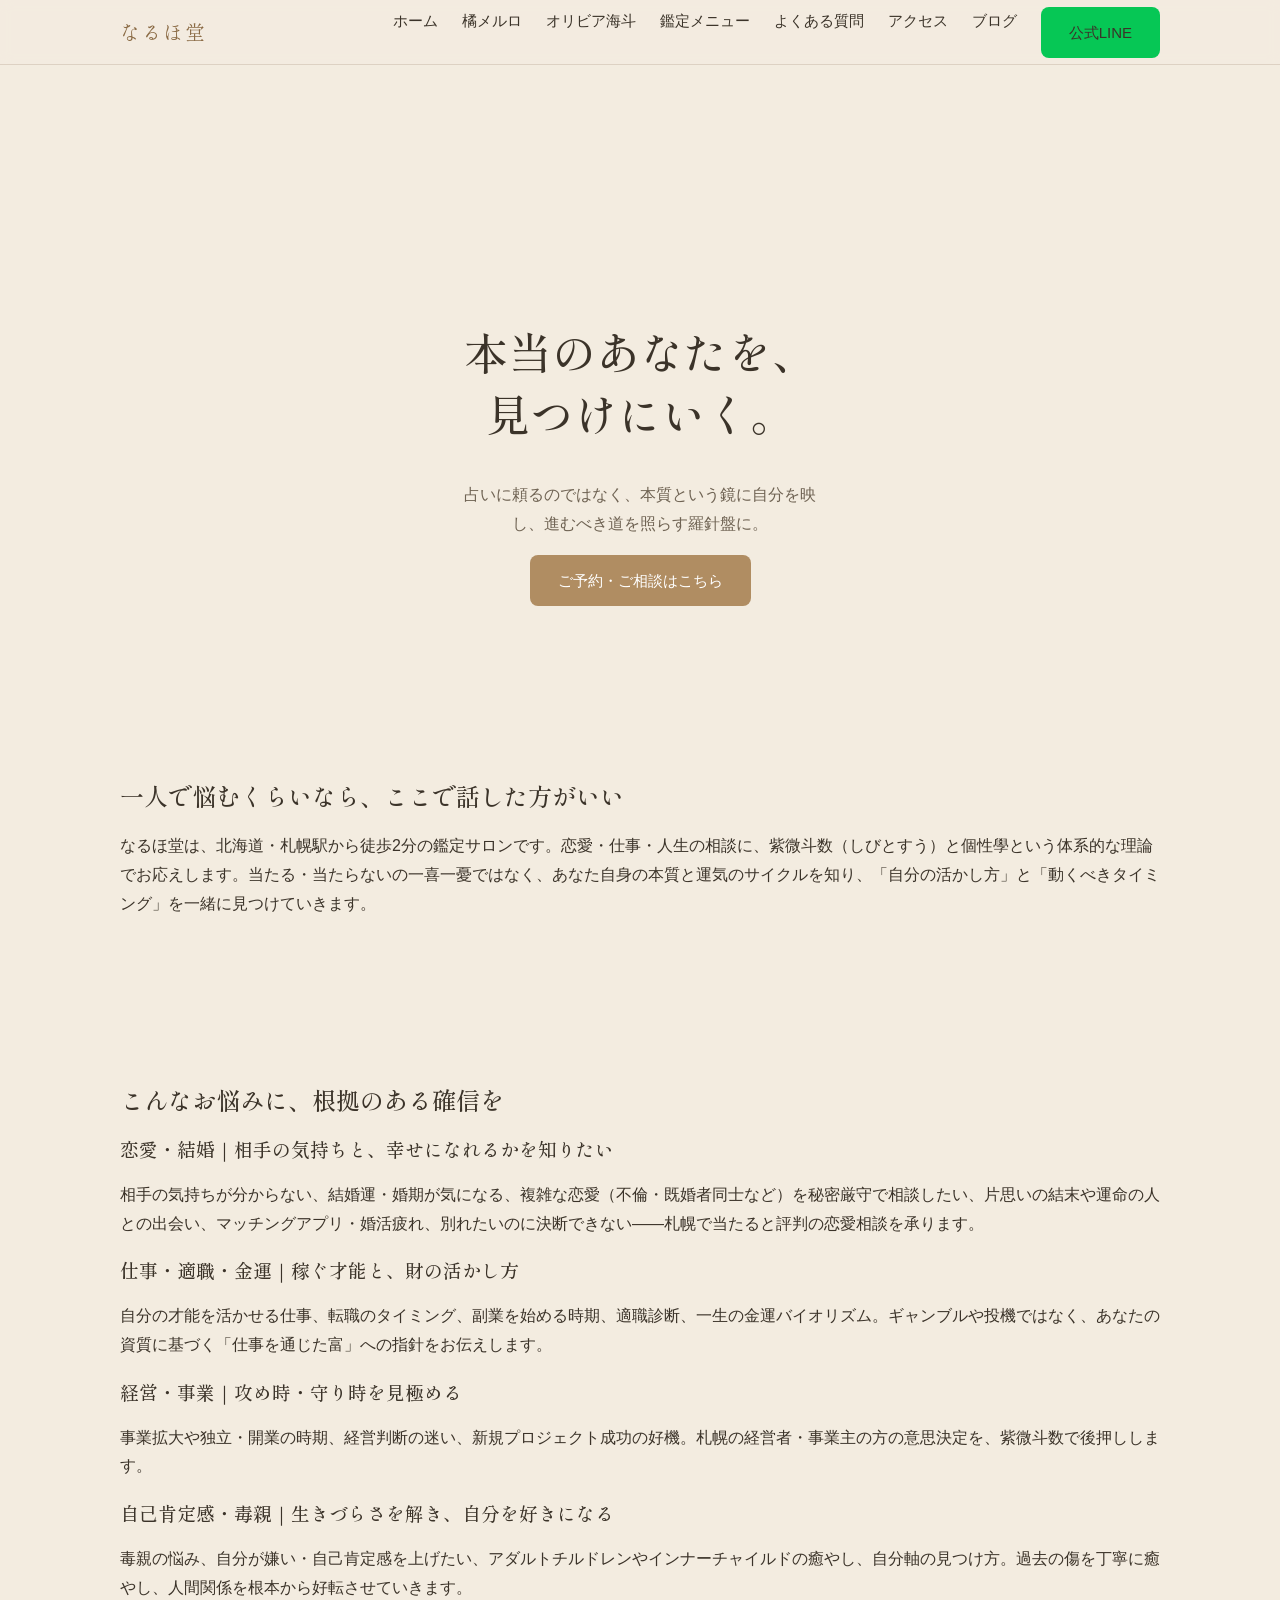
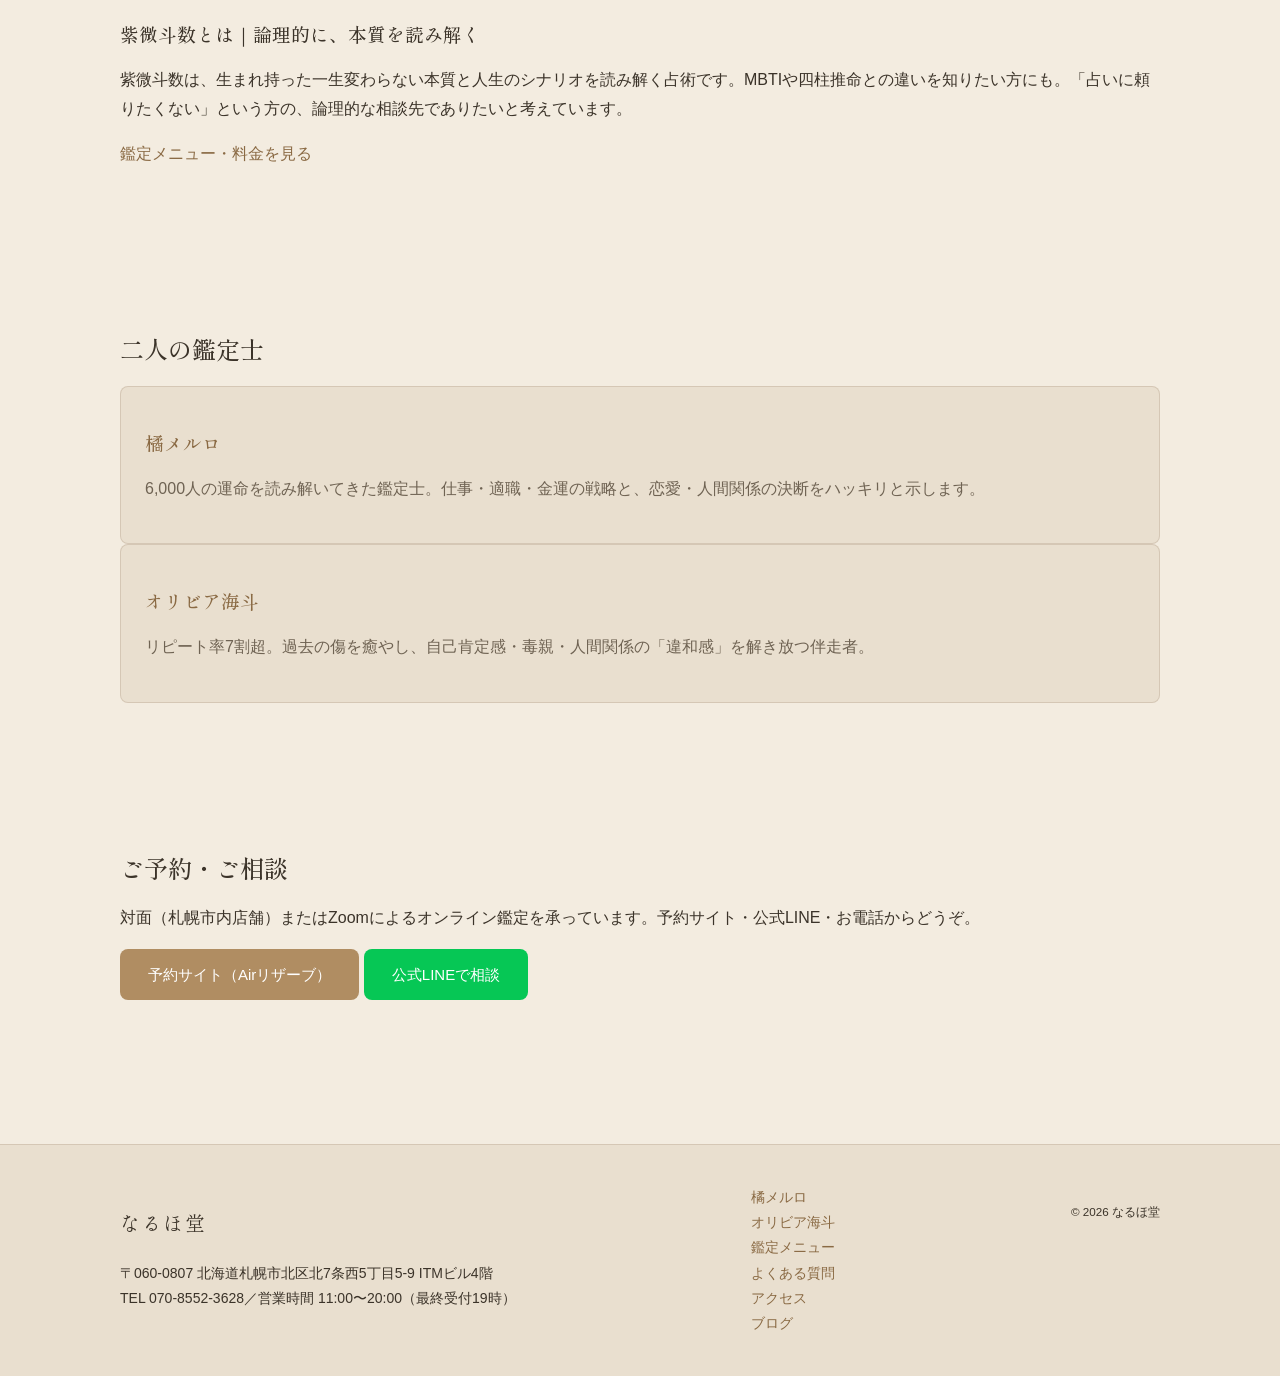
<file: index.html>
<!DOCTYPE html>
<html lang="ja">
<head>
<meta charset="UTF-8">
<meta name="viewport" content="width=device-width, initial-scale=1.0">
<title>なるほ堂｜札幌の紫微斗数・個性學 鑑定サロン｜本当の自分を知る羅針盤</title>
<meta name="description" content="札幌駅から徒歩2分の鑑定サロン「なるほ堂」。紫微斗数と個性學で、恋愛・結婚、仕事・適職、金運、人間関係、自己肯定感の悩みを読み解きます。占いに頼るのではなく、本当の自分を知り、進むべき道を照らす羅針盤に。">
<meta name="keywords" content="札幌 占い,紫微斗数 鑑定 札幌,恋愛 占い 札幌 当たる,自己肯定感 占い 札幌,適職診断 占い 札幌,金運 占い 札幌,毒親 相談 占い 札幌">
<link rel="canonical" href="https://www.hoshiyomidou.jp/">
<meta name="robots" content="index, follow, max-image-preview:large">
<meta name="theme-color" content="#b08d62">

<!-- Open Graph / SNS -->
<meta property="og:type" content="website">
<meta property="og:site_name" content="なるほ堂">
<meta property="og:title" content="なるほ堂｜札幌の紫微斗数・個性學 鑑定サロン">
<meta property="og:description" content="占いに頼るのではなく、本当の自分を知り、進むべき道を照らす羅針盤に。札幌駅徒歩2分。">
<meta property="og:url" content="https://www.hoshiyomidou.jp/">
<meta property="og:image" content="https://www.hoshiyomidou.jp/assets/images/hero-bg.jpg">
<meta property="og:locale" content="ja_JP">
<meta name="twitter:card" content="summary_large_image">

<link rel="icon" href="/favicon.ico">
<link rel="preconnect" href="https://fonts.googleapis.com">
<link rel="preconnect" href="https://fonts.gstatic.com" crossorigin>
<link rel="stylesheet" href="https://fonts.googleapis.com/css2?family=Shippori+Mincho:wght@500;600&display=swap">
<link rel="stylesheet" href="/assets/css/style.css">

<!-- 構造化データ: 店舗情報 (LocalBusiness) ※geo座標は確定後に追記 -->
<script type="application/ld+json">
{
  "@context": "https://schema.org",
  "@type": "LocalBusiness",
  "@id": "https://www.hoshiyomidou.jp/#business",
  "name": "なるほ堂",
  "description": "札幌の紫微斗数・個性學による鑑定サロン。恋愛・仕事・人間関係・自己肯定感の悩みに、本当の自分を知るための道筋を示します。",
  "url": "https://www.hoshiyomidou.jp/",
  "telephone": "+81-70-8552-3628",
  "image": "https://www.hoshiyomidou.jp/assets/images/hero-bg.jpg",
  "priceRange": "¥¥",
  "address": {
    "@type": "PostalAddress",
    "postalCode": "060-0807",
    "addressRegion": "北海道",
    "addressLocality": "札幌市北区",
    "streetAddress": "北7条西5丁目5-9 ITMビル4階",
    "addressCountry": "JP"
  },
  "openingHoursSpecification": [{
    "@type": "OpeningHoursSpecification",
    "dayOfWeek": ["Monday","Tuesday","Wednesday","Thursday","Friday","Saturday","Sunday"],
    "opens": "11:00",
    "closes": "20:00"
  }]
}
</script>
<script type="application/ld+json">
{
  "@context": "https://schema.org",
  "@type": "WebSite",
  "name": "なるほ堂",
  "url": "https://www.hoshiyomidou.jp/"
}
</script>
</head>
<body>

<!-- ===== 共通ヘッダー ===== -->
<header class="site-header">
  <div class="container">
    <a class="brand" href="/">なるほ堂</a>
    <button class="nav-toggle" aria-label="メニューを開く" aria-expanded="false" aria-controls="global-nav">≡</button>
    <nav class="global-nav" id="global-nav" aria-label="メインナビゲーション">
      <ul>
        <li><a href="/">ホーム</a></li>
        <li><a href="/profile-meruro.html">橘メルロ</a></li>
        <li><a href="/profile-olivia.html">オリビア海斗</a></li>
        <li><a href="/menu.html">鑑定メニュー</a></li>
        <li><a href="/faq.html">よくある質問</a></li>
        <li><a href="/access.html">アクセス</a></li>
        <li><a href="/blog/">ブログ</a></li>
        <li><a class="btn btn--line" href="#" rel="noopener">公式LINE</a></li>
      </ul>
    </nav>
  </div>
</header>

<main>
  <!-- ===== ヒーロー（鏡の演出はCSS/JSで実装。下記は骨格） ===== -->
  <section class="hero" aria-labelledby="hero-title">
    <!-- 鏡のインタラクション要素（main.js initHero と #id を合わせています） -->
    <div class="hero__mirror" id="hero-mirror" aria-hidden="true">
      <div id="hero-silhouette"></div>
      <div id="hero-fog"></div>
    </div>
    <div class="hero__copy">
      <h1 id="hero-title">本当のあなたを、見つけにいく。</h1>
      <p class="lead">占いに頼るのではなく、本質という鏡に自分を映し、進むべき道を照らす羅針盤に。</p>
      <p><a class="btn" href="#" rel="noopener">ご予約・ご相談はこちら</a></p>
    </div>
  </section>

  <!-- ===== イントロ ===== -->
  <section class="section" aria-labelledby="intro-title">
    <div class="container">
      <h2 id="intro-title">一人で悩むくらいなら、ここで話した方がいい</h2>
      <p>なるほ堂は、北海道・札幌駅から徒歩2分の鑑定サロンです。恋愛・仕事・人生の相談に、紫微斗数（しびとすう）と個性學という体系的な理論でお応えします。当たる・当たらないの一喜一憂ではなく、あなた自身の本質と運気のサイクルを知り、「自分の活かし方」と「動くべきタイミング」を一緒に見つけていきます。</p>
    </div>
  </section>

  <!-- ===== こんなお悩みに（キーワードクラスタを見出し＋本文に自然配置） ===== -->
  <section class="section" aria-labelledby="worry-title">
    <div class="container">
      <h2 id="worry-title">こんなお悩みに、根拠のある確信を</h2>

      <h3>恋愛・結婚｜相手の気持ちと、幸せになれるかを知りたい</h3>
      <p>相手の気持ちが分からない、結婚運・婚期が気になる、複雑な恋愛（不倫・既婚者同士など）を秘密厳守で相談したい、片思いの結末や運命の人との出会い、マッチングアプリ・婚活疲れ、別れたいのに決断できない——札幌で当たると評判の恋愛相談を承ります。</p>

      <h3>仕事・適職・金運｜稼ぐ才能と、財の活かし方</h3>
      <p>自分の才能を活かせる仕事、転職のタイミング、副業を始める時期、適職診断、一生の金運バイオリズム。ギャンブルや投機ではなく、あなたの資質に基づく「仕事を通じた富」への指針をお伝えします。</p>

      <h3>経営・事業｜攻め時・守り時を見極める</h3>
      <p>事業拡大や独立・開業の時期、経営判断の迷い、新規プロジェクト成功の好機。札幌の経営者・事業主の方の意思決定を、紫微斗数で後押しします。</p>

      <h3>自己肯定感・毒親｜生きづらさを解き、自分を好きになる</h3>
      <p>毒親の悩み、自分が嫌い・自己肯定感を上げたい、アダルトチルドレンやインナーチャイルドの癒やし、自分軸の見つけ方。過去の傷を丁寧に癒やし、人間関係を根本から好転させていきます。</p>

      <h3>紫微斗数とは｜論理的に、本質を読み解く</h3>
      <p>紫微斗数は、生まれ持った一生変わらない本質と人生のシナリオを読み解く占術です。MBTIや四柱推命との違いを知りたい方にも。「占いに頼りたくない」という方の、論理的な相談先でありたいと考えています。</p>

      <p><a href="/menu.html">鑑定メニュー・料金を見る</a></p>
    </div>
  </section>

  <!-- ===== 鑑定士紹介 ===== -->
  <section class="section" aria-labelledby="reader-title">
    <div class="container">
      <h2 id="reader-title">二人の鑑定士</h2>
      <div class="card">
        <h3><a href="/profile-meruro.html">橘メルロ</a></h3>
        <p class="lead">6,000人の運命を読み解いてきた鑑定士。仕事・適職・金運の戦略と、恋愛・人間関係の決断をハッキリと示します。</p>
      </div>
      <div class="card">
        <h3><a href="/profile-olivia.html">オリビア海斗</a></h3>
        <p class="lead">リピート率7割超。過去の傷を癒やし、自己肯定感・毒親・人間関係の「違和感」を解き放つ伴走者。</p>
      </div>
    </div>
  </section>

  <!-- ===== CTA ===== -->
  <section class="section" aria-labelledby="cta-title">
    <div class="container">
      <h2 id="cta-title">ご予約・ご相談</h2>
      <p>対面（札幌市内店舗）またはZoomによるオンライン鑑定を承っています。予約サイト・公式LINE・お電話からどうぞ。</p>
      <p>
        <a class="btn" href="#" rel="noopener">予約サイト（Airリザーブ）</a>
        <a class="btn btn--line" href="#" rel="noopener">公式LINEで相談</a>
      </p>
    </div>
  </section>
</main>

<!-- ===== 共通フッター ===== -->
<footer class="site-footer">
  <div class="container">
    <div>
      <p class="brand">なるほ堂</p>
      <p>〒060-0807 北海道札幌市北区北7条西5丁目5-9 ITMビル4階<br>TEL 070-8552-3628／営業時間 11:00〜20:00（最終受付19時）</p>
    </div>
    <nav aria-label="フッターナビゲーション">
      <ul style="list-style:none;padding:0;margin:0;">
        <li><a href="/profile-meruro.html">橘メルロ</a></li>
        <li><a href="/profile-olivia.html">オリビア海斗</a></li>
        <li><a href="/menu.html">鑑定メニュー</a></li>
        <li><a href="/faq.html">よくある質問</a></li>
        <li><a href="/access.html">アクセス</a></li>
        <li><a href="/blog/">ブログ</a></li>
      </ul>
    </nav>
    <p><small>&copy; <span data-current-year>2026</span> なるほ堂</small></p>
  </div>
</footer>

<script src="/assets/js/main.js" defer></script>
</body>
</html>
</file>
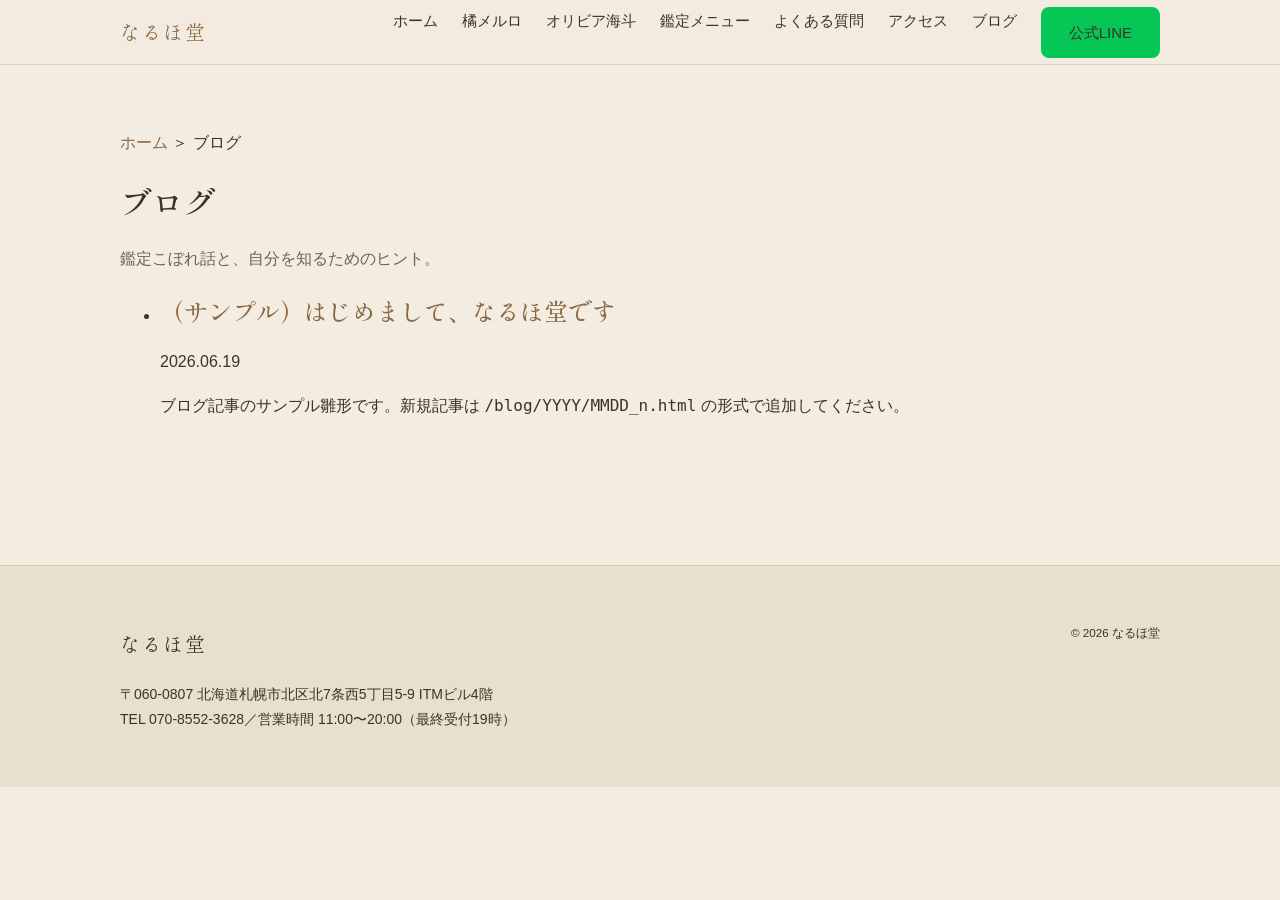
<file: blog/index.html>
<!DOCTYPE html>
<html lang="ja">
<head>
<meta charset="UTF-8">
<meta name="viewport" content="width=device-width, initial-scale=1.0">
<title>ブログ｜なるほ堂｜鑑定こぼれ話と、自分を知るためのヒント</title>
<meta name="description" content="なるほ堂のブログ。鑑定士による日記・鑑定こぼれ話と、紫微斗数・個性學・自己肯定感・恋愛・適職など、本当の自分を知るためのヒントをお届けします。">
<meta name="keywords" content="札幌 占い ブログ,紫微斗数 ブログ,自己肯定感 コラム,適職 占い コラム">
<link rel="canonical" href="https://www.hoshiyomidou.jp/blog/">
<meta name="robots" content="index, follow, max-image-preview:large">
<meta name="theme-color" content="#b08d62">

<meta property="og:type" content="website">
<meta property="og:site_name" content="なるほ堂">
<meta property="og:title" content="ブログ｜なるほ堂">
<meta property="og:description" content="鑑定こぼれ話と、自分を知るためのヒント。">
<meta property="og:url" content="https://www.hoshiyomidou.jp/blog/">
<meta property="og:image" content="https://www.hoshiyomidou.jp/assets/images/hero-bg.jpg">
<meta property="og:locale" content="ja_JP">
<meta name="twitter:card" content="summary_large_image">

<link rel="icon" href="/favicon.ico">
<link rel="preconnect" href="https://fonts.googleapis.com">
<link rel="preconnect" href="https://fonts.gstatic.com" crossorigin>
<link rel="stylesheet" href="https://fonts.googleapis.com/css2?family=Shippori+Mincho:wght@500;600&display=swap">
<link rel="stylesheet" href="/assets/css/style.css">

<script type="application/ld+json">
{
  "@context": "https://schema.org",
  "@type": "Blog",
  "name": "なるほ堂ブログ",
  "url": "https://www.hoshiyomidou.jp/blog/",
  "publisher": { "@type": "Organization", "name": "なるほ堂", "@id": "https://www.hoshiyomidou.jp/#business" }
}
</script>
<script type="application/ld+json">
{
  "@context": "https://schema.org",
  "@type": "BreadcrumbList",
  "itemListElement": [
    { "@type": "ListItem", "position": 1, "name": "ホーム", "item": "https://www.hoshiyomidou.jp/" },
    { "@type": "ListItem", "position": 2, "name": "ブログ", "item": "https://www.hoshiyomidou.jp/blog/" }
  ]
}
</script>
</head>
<body>

<header class="site-header">
  <div class="container">
    <a class="brand" href="/">なるほ堂</a>
    <button class="nav-toggle" aria-label="メニューを開く" aria-expanded="false" aria-controls="global-nav">≡</button>
    <nav class="global-nav" id="global-nav" aria-label="メインナビゲーション">
      <ul>
        <li><a href="/">ホーム</a></li>
        <li><a href="/profile-meruro.html">橘メルロ</a></li>
        <li><a href="/profile-olivia.html">オリビア海斗</a></li>
        <li><a href="/menu.html">鑑定メニュー</a></li>
        <li><a href="/faq.html">よくある質問</a></li>
        <li><a href="/access.html">アクセス</a></li>
        <li><a href="/blog/" aria-current="page">ブログ</a></li>
        <li><a class="btn btn--line" href="#" rel="noopener">公式LINE</a></li>
      </ul>
    </nav>
  </div>
</header>

<main class="container section">
  <nav aria-label="パンくず"><a href="/">ホーム</a> ＞ ブログ</nav>

  <h1>ブログ</h1>
  <p class="lead">鑑定こぼれ話と、自分を知るためのヒント。</p>

  <!-- 記事一覧（追加した記事をここにリンク） -->
  <ul>
    <li>
      <article>
        <a href="/blog/2026/0619_1.html">
          <h2>（サンプル）はじめまして、なるほ堂です</h2>
        </a>
        <p><time datetime="2026-06-19">2026.06.19</time></p>
        <p>ブログ記事のサンプル雛形です。新規記事は <code>/blog/YYYY/MMDD_n.html</code> の形式で追加してください。</p>
      </article>
    </li>
  </ul>
</main>

<footer class="site-footer">
  <div class="container">
    <div>
      <p class="brand">なるほ堂</p>
      <p>〒060-0807 北海道札幌市北区北7条西5丁目5-9 ITMビル4階<br>TEL 070-8552-3628／営業時間 11:00〜20:00（最終受付19時）</p>
    </div>
    <p><small>&copy; <span data-current-year>2026</span> なるほ堂</small></p>
  </div>
</footer>

<script src="/assets/js/main.js" defer></script>
</body>
</html>
</file>
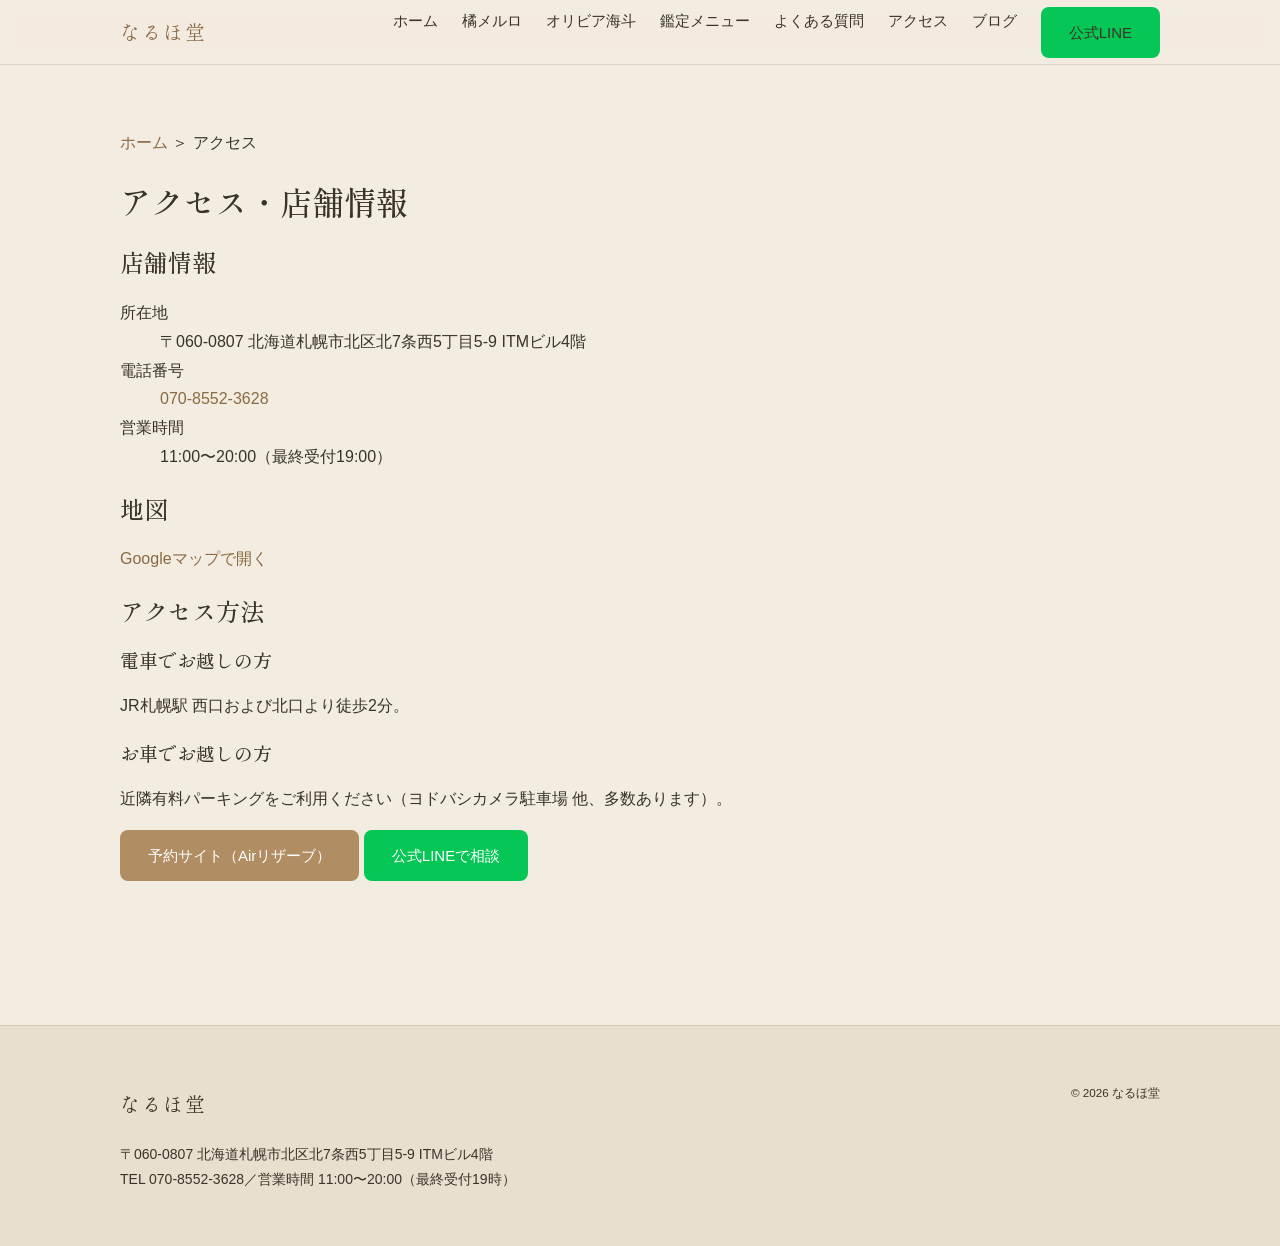
<file: access.html>
<!DOCTYPE html>
<html lang="ja">
<head>
<meta charset="UTF-8">
<meta name="viewport" content="width=device-width, initial-scale=1.0">
<title>アクセス・店舗情報｜なるほ堂｜札幌駅 西口・北口より徒歩2分</title>
<meta name="description" content="なるほ堂の所在地・アクセス。〒060-0807 北海道札幌市北区北7条西5丁目5-9 ITMビル4階。JR札幌駅 西口・北口より徒歩2分。営業時間 11:00〜20:00（最終受付19時）。TEL 070-8552-3628。お車は近隣有料パーキングをご利用ください。">
<meta name="keywords" content="札幌 占い 場所,札幌駅 占い,札幌 占い アクセス,北区 占い 札幌">
<link rel="canonical" href="https://www.hoshiyomidou.jp/access.html">
<meta name="robots" content="index, follow, max-image-preview:large">
<meta name="theme-color" content="#b08d62">

<meta property="og:type" content="website">
<meta property="og:site_name" content="なるほ堂">
<meta property="og:title" content="アクセス・店舗情報｜なるほ堂">
<meta property="og:description" content="JR札幌駅 西口・北口より徒歩2分。営業時間 11:00〜20:00（最終受付19時）。">
<meta property="og:url" content="https://www.hoshiyomidou.jp/access.html">
<meta property="og:image" content="https://www.hoshiyomidou.jp/assets/images/hero-bg.jpg">
<meta property="og:locale" content="ja_JP">
<meta name="twitter:card" content="summary_large_image">

<link rel="icon" href="/favicon.ico">
<link rel="preconnect" href="https://fonts.googleapis.com">
<link rel="preconnect" href="https://fonts.gstatic.com" crossorigin>
<link rel="stylesheet" href="https://fonts.googleapis.com/css2?family=Shippori+Mincho:wght@500;600&display=swap">
<link rel="stylesheet" href="/assets/css/style.css">

<script type="application/ld+json">
{
  "@context": "https://schema.org",
  "@type": "LocalBusiness",
  "@id": "https://www.hoshiyomidou.jp/#business",
  "name": "なるほ堂",
  "url": "https://www.hoshiyomidou.jp/",
  "telephone": "+81-70-8552-3628",
  "image": "https://www.hoshiyomidou.jp/assets/images/hero-bg.jpg",
  "priceRange": "¥¥",
  "address": {
    "@type": "PostalAddress",
    "postalCode": "060-0807",
    "addressRegion": "北海道",
    "addressLocality": "札幌市北区",
    "streetAddress": "北7条西5丁目5-9 ITMビル4階",
    "addressCountry": "JP"
  },
  "openingHoursSpecification": [{
    "@type": "OpeningHoursSpecification",
    "dayOfWeek": ["Monday","Tuesday","Wednesday","Thursday","Friday","Saturday","Sunday"],
    "opens": "11:00",
    "closes": "20:00"
  }]
}
</script>
<script type="application/ld+json">
{
  "@context": "https://schema.org",
  "@type": "BreadcrumbList",
  "itemListElement": [
    { "@type": "ListItem", "position": 1, "name": "ホーム", "item": "https://www.hoshiyomidou.jp/" },
    { "@type": "ListItem", "position": 2, "name": "アクセス", "item": "https://www.hoshiyomidou.jp/access.html" }
  ]
}
</script>
</head>
<body>

<header class="site-header">
  <div class="container">
    <a class="brand" href="/">なるほ堂</a>
    <button class="nav-toggle" aria-label="メニューを開く" aria-expanded="false" aria-controls="global-nav">≡</button>
    <nav class="global-nav" id="global-nav" aria-label="メインナビゲーション">
      <ul>
        <li><a href="/">ホーム</a></li>
        <li><a href="/profile-meruro.html">橘メルロ</a></li>
        <li><a href="/profile-olivia.html">オリビア海斗</a></li>
        <li><a href="/menu.html">鑑定メニュー</a></li>
        <li><a href="/faq.html">よくある質問</a></li>
        <li><a href="/access.html" aria-current="page">アクセス</a></li>
        <li><a href="/blog/">ブログ</a></li>
        <li><a class="btn btn--line" href="#" rel="noopener">公式LINE</a></li>
      </ul>
    </nav>
  </div>
</header>

<main class="container section">
  <nav aria-label="パンくず"><a href="/">ホーム</a> ＞ アクセス</nav>

  <h1>アクセス・店舗情報</h1>

  <section aria-labelledby="info">
    <h2 id="info">店舗情報</h2>
    <dl>
      <dt>所在地</dt>
      <dd>〒060-0807 北海道札幌市北区北7条西5丁目5-9 ITMビル4階</dd>
      <dt>電話番号</dt>
      <dd><a href="tel:+817085523628">070-8552-3628</a></dd>
      <dt>営業時間</dt>
      <dd>11:00〜20:00（最終受付19:00）</dd>
    </dl>
  </section>

  <section aria-labelledby="map">
    <h2 id="map">地図</h2>
    <!-- TODO: GoogleマップのembedをここにiframeまたはAPIで挿入 -->
    <p><a href="https://www.google.com/maps/search/?api=1&query=北海道札幌市北区北7条西5丁目5-9+ITMビル" rel="noopener">Googleマップで開く</a></p>
  </section>

  <section aria-labelledby="route">
    <h2 id="route">アクセス方法</h2>
    <h3>電車でお越しの方</h3>
    <p>JR札幌駅 西口および北口より徒歩2分。</p>
    <h3>お車でお越しの方</h3>
    <p>近隣有料パーキングをご利用ください（ヨドバシカメラ駐車場 他、多数あります）。</p>
  </section>

  <p><a class="btn" href="#" rel="noopener">予約サイト（Airリザーブ）</a> <a class="btn btn--line" href="#" rel="noopener">公式LINEで相談</a></p>
</main>

<footer class="site-footer">
  <div class="container">
    <div>
      <p class="brand">なるほ堂</p>
      <p>〒060-0807 北海道札幌市北区北7条西5丁目5-9 ITMビル4階<br>TEL 070-8552-3628／営業時間 11:00〜20:00（最終受付19時）</p>
    </div>
    <p><small>&copy; <span data-current-year>2026</span> なるほ堂</small></p>
  </div>
</footer>

<script src="/assets/js/main.js" defer></script>
</body>
</html>
</file>
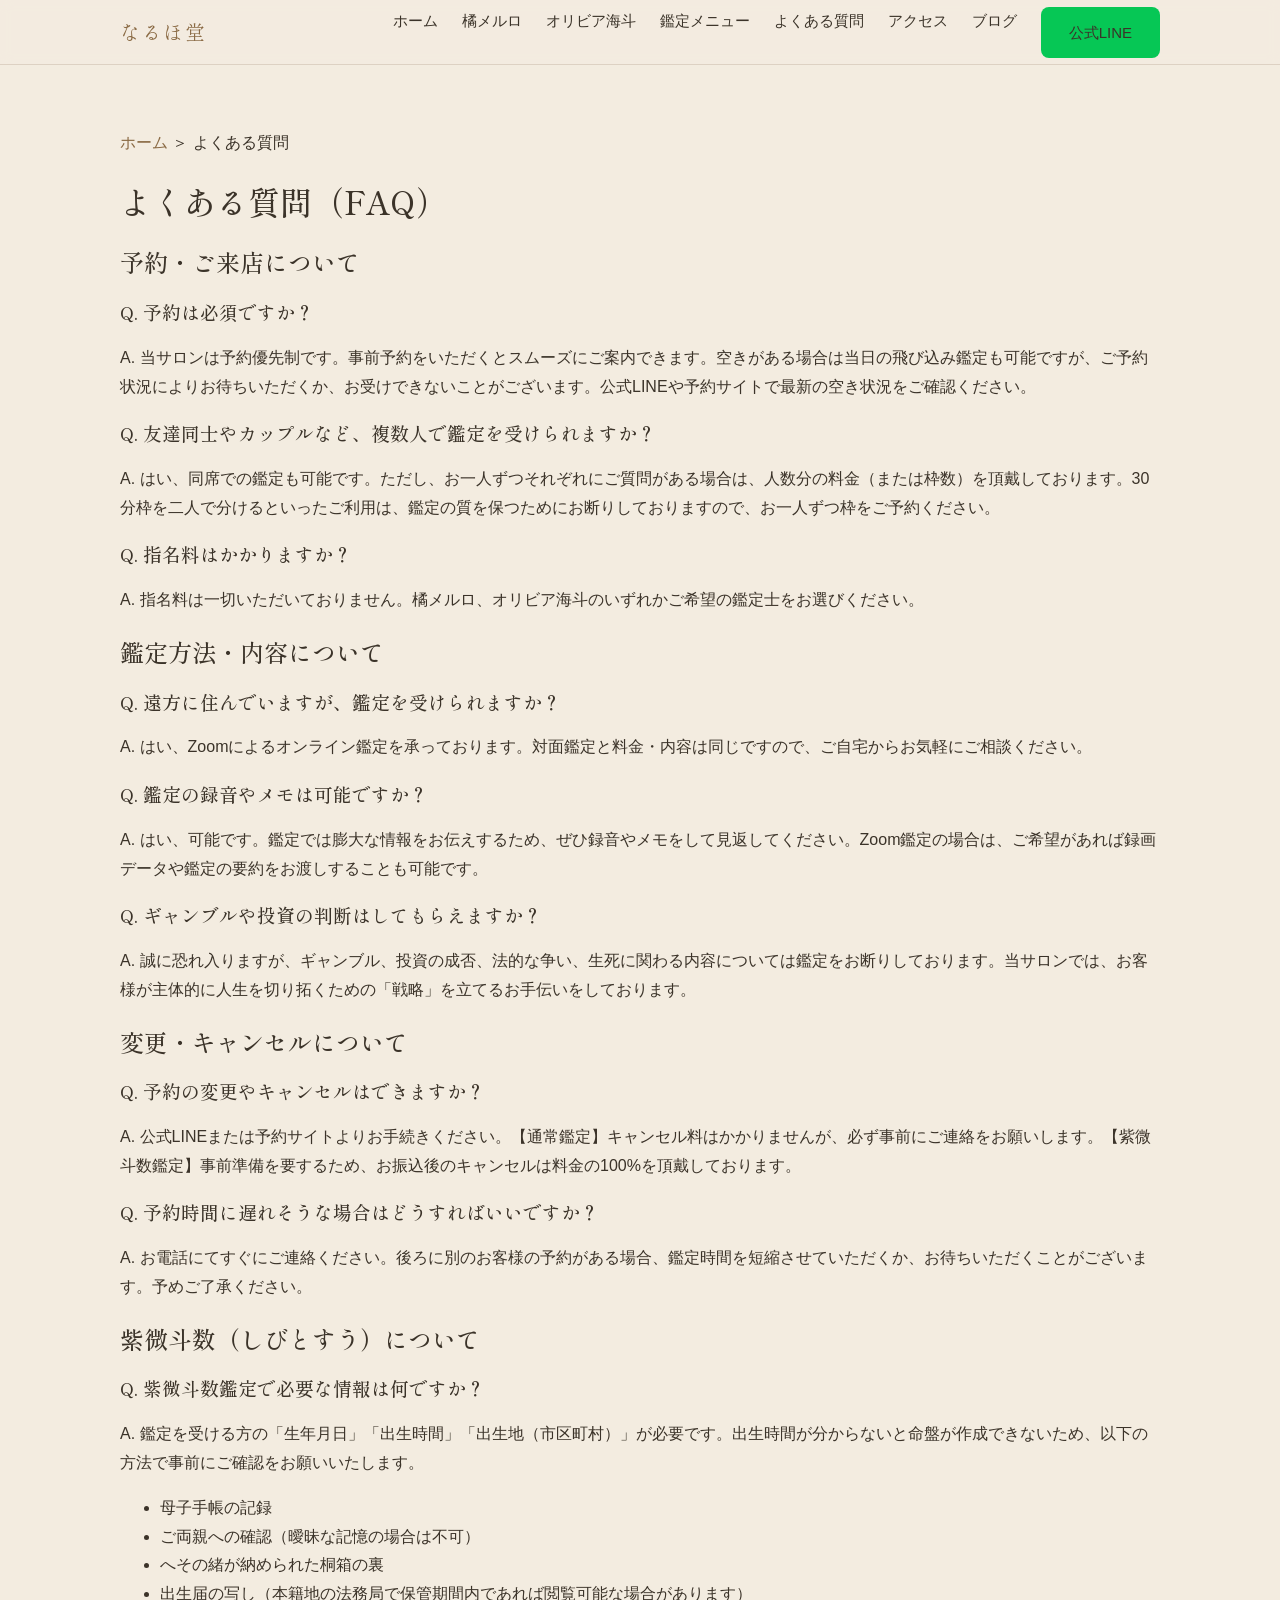
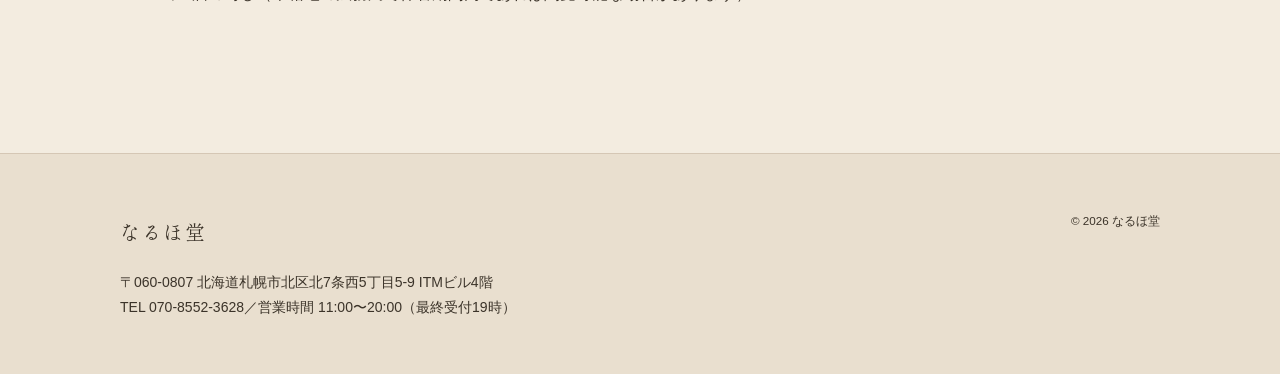
<file: faq.html>
<!DOCTYPE html>
<html lang="ja">
<head>
<meta charset="UTF-8">
<meta name="viewport" content="width=device-width, initial-scale=1.0">
<title>よくある質問（FAQ）｜なるほ堂｜予約・オンライン鑑定・紫微斗数</title>
<meta name="description" content="なるほ堂へのよくある質問。予約の要否、複数人での同席鑑定、指名料、遠方からのZoomオンライン鑑定、録音・メモ、キャンセルポリシー、紫微斗数鑑定に必要な情報（生年月日・出生時間・出生地）などをご案内します。">
<meta name="keywords" content="札幌 占い 予約,オンライン 鑑定 Zoom,占い キャンセル,紫微斗数 出生時間,札幌 占い よくある質問">
<link rel="canonical" href="https://www.hoshiyomidou.jp/faq.html">
<meta name="robots" content="index, follow, max-image-preview:large">
<meta name="theme-color" content="#b08d62">

<meta property="og:type" content="website">
<meta property="og:site_name" content="なるほ堂">
<meta property="og:title" content="よくある質問（FAQ）｜なるほ堂">
<meta property="og:description" content="予約・オンライン鑑定・キャンセル・紫微斗数に必要な情報など、よくあるご質問にお答えします。">
<meta property="og:url" content="https://www.hoshiyomidou.jp/faq.html">
<meta property="og:image" content="https://www.hoshiyomidou.jp/assets/images/hero-bg.jpg">
<meta property="og:locale" content="ja_JP">
<meta name="twitter:card" content="summary_large_image">

<link rel="icon" href="/favicon.ico">
<link rel="preconnect" href="https://fonts.googleapis.com">
<link rel="preconnect" href="https://fonts.gstatic.com" crossorigin>
<link rel="stylesheet" href="https://fonts.googleapis.com/css2?family=Shippori+Mincho:wght@500;600&display=swap">
<link rel="stylesheet" href="/assets/css/style.css">

<script type="application/ld+json">
{
  "@context": "https://schema.org",
  "@type": "FAQPage",
  "mainEntity": [
    {
      "@type": "Question",
      "name": "予約は必須ですか？",
      "acceptedAnswer": { "@type": "Answer", "text": "当サロンは予約優先制です。事前予約をいただくとスムーズにご案内できます。空きがある場合は当日の飛び込み鑑定も可能ですが、ご予約状況によりお待ちいただくか、お受けできないことがございます。公式LINEや予約サイトで最新の空き状況をご確認ください。" }
    },
    {
      "@type": "Question",
      "name": "友達同士やカップルなど、複数人で鑑定を受けられますか？",
      "acceptedAnswer": { "@type": "Answer", "text": "はい、同席での鑑定も可能です。ただし、お一人ずつそれぞれにご質問がある場合は、人数分の料金（または枠数）を頂戴しております。30分枠を二人で分けるといったご利用は、鑑定の質を保つためにお断りしておりますので、お一人ずつ枠をご予約ください。" }
    },
    {
      "@type": "Question",
      "name": "指名料はかかりますか？",
      "acceptedAnswer": { "@type": "Answer", "text": "指名料は一切いただいておりません。橘メルロ、オリビア海斗のいずれかご希望の鑑定士をお選びください。" }
    },
    {
      "@type": "Question",
      "name": "遠方に住んでいますが、鑑定を受けられますか？",
      "acceptedAnswer": { "@type": "Answer", "text": "はい、Zoomによるオンライン鑑定を承っております。対面鑑定と料金・内容は同じですので、ご自宅からお気軽にご相談ください。" }
    },
    {
      "@type": "Question",
      "name": "鑑定の録音やメモは可能ですか？",
      "acceptedAnswer": { "@type": "Answer", "text": "はい、可能です。鑑定では膨大な情報をお伝えするため、ぜひ録音やメモをして見返してください。Zoom鑑定の場合は、ご希望があれば録画データや鑑定の要約をお渡しすることも可能です。" }
    },
    {
      "@type": "Question",
      "name": "ギャンブルや投資の判断はしてもらえますか？",
      "acceptedAnswer": { "@type": "Answer", "text": "誠に恐れ入りますが、ギャンブル、投資の成否、法的な争い、生死に関わる内容については鑑定をお断りしております。当サロンでは、お客様が主体的に人生を切り拓くための「戦略」を立てるお手伝いをしております。" }
    },
    {
      "@type": "Question",
      "name": "予約の変更やキャンセルはできますか？",
      "acceptedAnswer": { "@type": "Answer", "text": "公式LINEまたは予約サイトよりお手続きください。通常鑑定はキャンセル料はかかりませんが、必ず事前にご連絡をお願いします。紫微斗数鑑定は事前準備を要するため、お振込後のキャンセルは料金の100%を頂戴しております。" }
    },
    {
      "@type": "Question",
      "name": "予約時間に遅れそうな場合はどうすればいいですか？",
      "acceptedAnswer": { "@type": "Answer", "text": "お電話にてすぐにご連絡ください。後ろに別のお客様の予約がある場合、鑑定時間を短縮させていただくか、お待ちいただくことがございます。予めご了承ください。" }
    },
    {
      "@type": "Question",
      "name": "紫微斗数鑑定で必要な情報は何ですか？",
      "acceptedAnswer": { "@type": "Answer", "text": "鑑定を受ける方の「生年月日」「出生時間」「出生地（市区町村）」が必要です。出生時間が分からないと命盤が作成できないため、母子手帳の記録、ご両親への確認、へその緒が納められた桐箱の裏、出生届の写しなどで事前にご確認をお願いいたします。" }
    }
  ]
}
</script>
<script type="application/ld+json">
{
  "@context": "https://schema.org",
  "@type": "BreadcrumbList",
  "itemListElement": [
    { "@type": "ListItem", "position": 1, "name": "ホーム", "item": "https://www.hoshiyomidou.jp/" },
    { "@type": "ListItem", "position": 2, "name": "よくある質問", "item": "https://www.hoshiyomidou.jp/faq.html" }
  ]
}
</script>
</head>
<body>

<header class="site-header">
  <div class="container">
    <a class="brand" href="/">なるほ堂</a>
    <button class="nav-toggle" aria-label="メニューを開く" aria-expanded="false" aria-controls="global-nav">≡</button>
    <nav class="global-nav" id="global-nav" aria-label="メインナビゲーション">
      <ul>
        <li><a href="/">ホーム</a></li>
        <li><a href="/profile-meruro.html">橘メルロ</a></li>
        <li><a href="/profile-olivia.html">オリビア海斗</a></li>
        <li><a href="/menu.html">鑑定メニュー</a></li>
        <li><a href="/faq.html" aria-current="page">よくある質問</a></li>
        <li><a href="/access.html">アクセス</a></li>
        <li><a href="/blog/">ブログ</a></li>
        <li><a class="btn btn--line" href="#" rel="noopener">公式LINE</a></li>
      </ul>
    </nav>
  </div>
</header>

<main class="container section">
  <nav aria-label="パンくず"><a href="/">ホーム</a> ＞ よくある質問</nav>

  <h1>よくある質問（FAQ）</h1>

  <section aria-labelledby="faq-visit">
    <h2 id="faq-visit">予約・ご来店について</h2>

    <h3>Q. 予約は必須ですか？</h3>
    <p>A. 当サロンは予約優先制です。事前予約をいただくとスムーズにご案内できます。空きがある場合は当日の飛び込み鑑定も可能ですが、ご予約状況によりお待ちいただくか、お受けできないことがございます。公式LINEや予約サイトで最新の空き状況をご確認ください。</p>

    <h3>Q. 友達同士やカップルなど、複数人で鑑定を受けられますか？</h3>
    <p>A. はい、同席での鑑定も可能です。ただし、お一人ずつそれぞれにご質問がある場合は、人数分の料金（または枠数）を頂戴しております。30分枠を二人で分けるといったご利用は、鑑定の質を保つためにお断りしておりますので、お一人ずつ枠をご予約ください。</p>

    <h3>Q. 指名料はかかりますか？</h3>
    <p>A. 指名料は一切いただいておりません。橘メルロ、オリビア海斗のいずれかご希望の鑑定士をお選びください。</p>
  </section>

  <section aria-labelledby="faq-method">
    <h2 id="faq-method">鑑定方法・内容について</h2>

    <h3>Q. 遠方に住んでいますが、鑑定を受けられますか？</h3>
    <p>A. はい、Zoomによるオンライン鑑定を承っております。対面鑑定と料金・内容は同じですので、ご自宅からお気軽にご相談ください。</p>

    <h3>Q. 鑑定の録音やメモは可能ですか？</h3>
    <p>A. はい、可能です。鑑定では膨大な情報をお伝えするため、ぜひ録音やメモをして見返してください。Zoom鑑定の場合は、ご希望があれば録画データや鑑定の要約をお渡しすることも可能です。</p>

    <h3>Q. ギャンブルや投資の判断はしてもらえますか？</h3>
    <p>A. 誠に恐れ入りますが、ギャンブル、投資の成否、法的な争い、生死に関わる内容については鑑定をお断りしております。当サロンでは、お客様が主体的に人生を切り拓くための「戦略」を立てるお手伝いをしております。</p>
  </section>

  <section aria-labelledby="faq-cancel">
    <h2 id="faq-cancel">変更・キャンセルについて</h2>

    <h3>Q. 予約の変更やキャンセルはできますか？</h3>
    <p>A. 公式LINEまたは予約サイトよりお手続きください。【通常鑑定】キャンセル料はかかりませんが、必ず事前にご連絡をお願いします。【紫微斗数鑑定】事前準備を要するため、お振込後のキャンセルは料金の100%を頂戴しております。</p>

    <h3>Q. 予約時間に遅れそうな場合はどうすればいいですか？</h3>
    <p>A. お電話にてすぐにご連絡ください。後ろに別のお客様の予約がある場合、鑑定時間を短縮させていただくか、お待ちいただくことがございます。予めご了承ください。</p>
  </section>

  <section aria-labelledby="faq-shibitosu">
    <h2 id="faq-shibitosu">紫微斗数（しびとすう）について</h2>

    <h3>Q. 紫微斗数鑑定で必要な情報は何ですか？</h3>
    <p>A. 鑑定を受ける方の「生年月日」「出生時間」「出生地（市区町村）」が必要です。出生時間が分からないと命盤が作成できないため、以下の方法で事前にご確認をお願いいたします。</p>
    <ul>
      <li>母子手帳の記録</li>
      <li>ご両親への確認（曖昧な記憶の場合は不可）</li>
      <li>へその緒が納められた桐箱の裏</li>
      <li>出生届の写し（本籍地の法務局で保管期間内であれば閲覧可能な場合があります）</li>
    </ul>
  </section>
</main>

<footer class="site-footer">
  <div class="container">
    <div>
      <p class="brand">なるほ堂</p>
      <p>〒060-0807 北海道札幌市北区北7条西5丁目5-9 ITMビル4階<br>TEL 070-8552-3628／営業時間 11:00〜20:00（最終受付19時）</p>
    </div>
    <p><small>&copy; <span data-current-year>2026</span> なるほ堂</small></p>
  </div>
</footer>

<script src="/assets/js/main.js" defer></script>
</body>
</html>
</file>
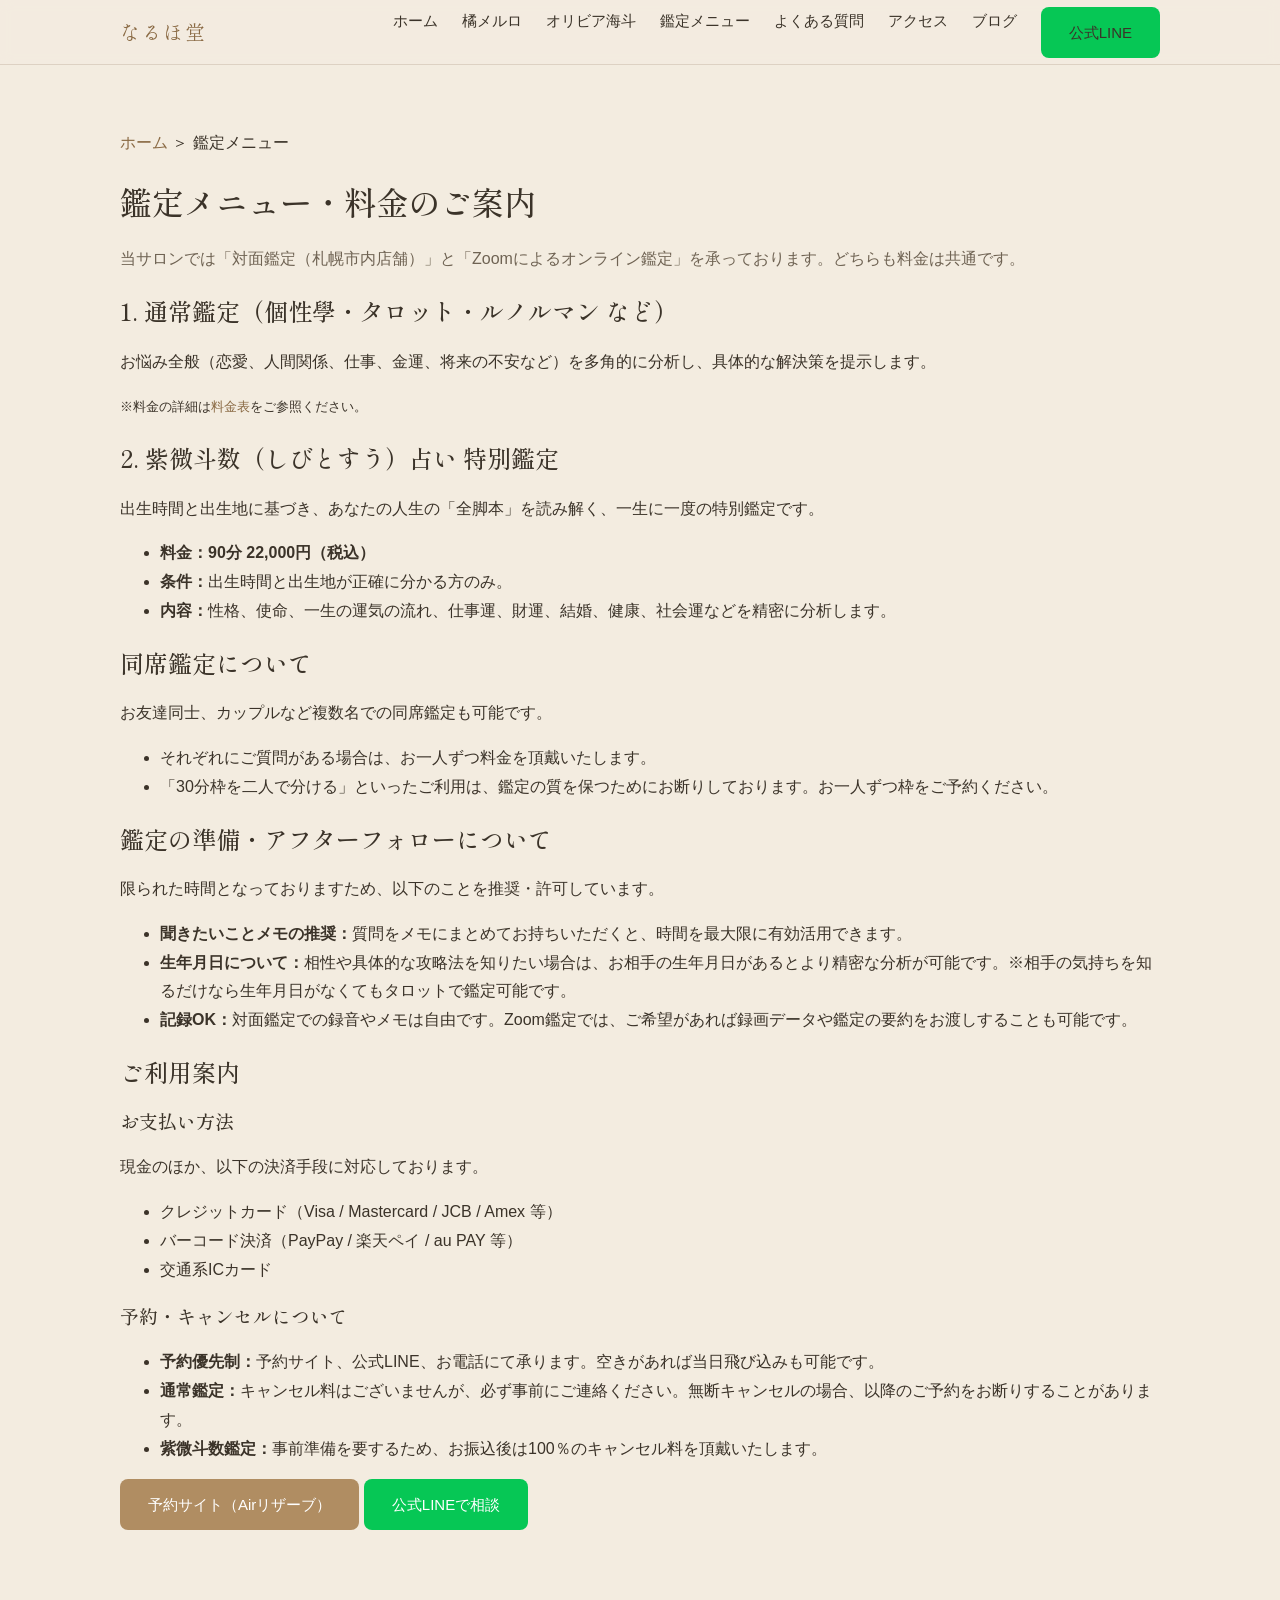
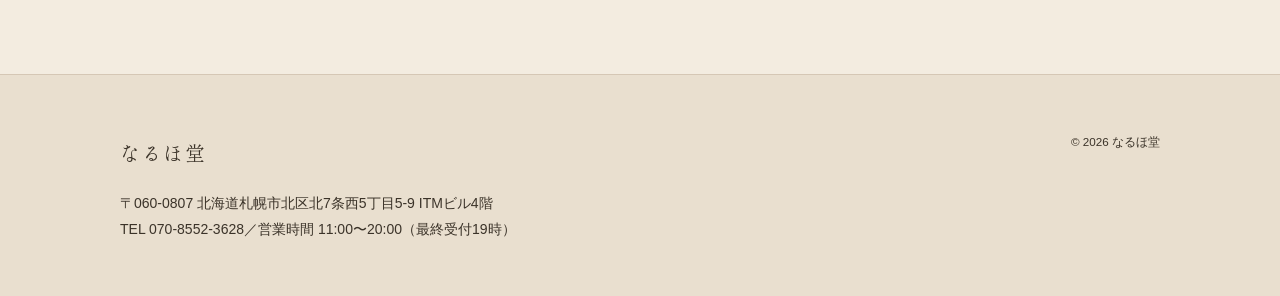
<file: menu.html>
<!DOCTYPE html>
<html lang="ja">
<head>
<meta charset="UTF-8">
<meta name="viewport" content="width=device-width, initial-scale=1.0">
<title>鑑定メニュー・料金｜なるほ堂｜紫微斗数 特別鑑定 90分 22,000円</title>
<meta name="description" content="なるほ堂の鑑定メニューと料金。通常鑑定（個性學・タロット・ルノルマン）と、人生の全脚本を読み解く紫微斗数 特別鑑定（90分 22,000円・税込）。対面（札幌）・Zoomオンライン共通料金。お支払い・予約・キャンセルのご案内も。">
<meta name="keywords" content="札幌 占い 料金,紫微斗数 鑑定 札幌 料金,オンライン 占い Zoom 札幌,個性學 鑑定 札幌,タロット 鑑定 札幌">
<link rel="canonical" href="https://www.hoshiyomidou.jp/menu.html">
<meta name="robots" content="index, follow, max-image-preview:large">
<meta name="theme-color" content="#b08d62">

<meta property="og:type" content="website">
<meta property="og:site_name" content="なるほ堂">
<meta property="og:title" content="鑑定メニュー・料金｜なるほ堂">
<meta property="og:description" content="通常鑑定と、紫微斗数 特別鑑定（90分 22,000円）。対面・オンライン共通料金。">
<meta property="og:url" content="https://www.hoshiyomidou.jp/menu.html">
<meta property="og:image" content="https://www.hoshiyomidou.jp/assets/images/hero-bg.jpg">
<meta property="og:locale" content="ja_JP">
<meta name="twitter:card" content="summary_large_image">

<link rel="icon" href="/favicon.ico">
<link rel="preconnect" href="https://fonts.googleapis.com">
<link rel="preconnect" href="https://fonts.gstatic.com" crossorigin>
<link rel="stylesheet" href="https://fonts.googleapis.com/css2?family=Shippori+Mincho:wght@500;600&display=swap">
<link rel="stylesheet" href="/assets/css/style.css">

<script type="application/ld+json">
{
  "@context": "https://schema.org",
  "@type": "Service",
  "serviceType": "紫微斗数 特別鑑定",
  "name": "紫微斗数（しびとすう）占い 特別鑑定",
  "description": "出生時間と出生地に基づき、性格・使命・一生の運気・仕事運・財運・結婚・健康・社会運などを精密に読み解く鑑定。",
  "provider": { "@type": "LocalBusiness", "@id": "https://www.hoshiyomidou.jp/#business" },
  "areaServed": "札幌市・オンライン",
  "offers": {
    "@type": "Offer",
    "price": "22000",
    "priceCurrency": "JPY",
    "description": "90分 22,000円（税込）"
  }
}
</script>
<script type="application/ld+json">
{
  "@context": "https://schema.org",
  "@type": "BreadcrumbList",
  "itemListElement": [
    { "@type": "ListItem", "position": 1, "name": "ホーム", "item": "https://www.hoshiyomidou.jp/" },
    { "@type": "ListItem", "position": 2, "name": "鑑定メニュー", "item": "https://www.hoshiyomidou.jp/menu.html" }
  ]
}
</script>
</head>
<body>

<header class="site-header">
  <div class="container">
    <a class="brand" href="/">なるほ堂</a>
    <button class="nav-toggle" aria-label="メニューを開く" aria-expanded="false" aria-controls="global-nav">≡</button>
    <nav class="global-nav" id="global-nav" aria-label="メインナビゲーション">
      <ul>
        <li><a href="/">ホーム</a></li>
        <li><a href="/profile-meruro.html">橘メルロ</a></li>
        <li><a href="/profile-olivia.html">オリビア海斗</a></li>
        <li><a href="/menu.html" aria-current="page">鑑定メニュー</a></li>
        <li><a href="/faq.html">よくある質問</a></li>
        <li><a href="/access.html">アクセス</a></li>
        <li><a href="/blog/">ブログ</a></li>
        <li><a class="btn btn--line" href="#" rel="noopener">公式LINE</a></li>
      </ul>
    </nav>
  </div>
</header>

<main class="container section">
  <nav aria-label="パンくず"><a href="/">ホーム</a> ＞ 鑑定メニュー</nav>

  <h1>鑑定メニュー・料金のご案内</h1>
  <p class="lead">当サロンでは「対面鑑定（札幌市内店舗）」と「Zoomによるオンライン鑑定」を承っております。どちらも料金は共通です。</p>

  <section aria-labelledby="menu1">
    <h2 id="menu1">1. 通常鑑定（個性學・タロット・ルノルマン など）</h2>
    <p>お悩み全般（恋愛、人間関係、仕事、金運、将来の不安など）を多角的に分析し、具体的な解決策を提示します。</p>
    <!-- TODO: 料金表（スプレッドシート参照）をここに反映 -->
    <p><small>※料金の詳細は<a href="https://docs.google.com/spreadsheets/d/185uP7IVlAs9Ldpi5QRi5Y3GH8wspPM0E2DjKc_v-_VM/edit?usp=sharing" rel="noopener">料金表</a>をご参照ください。</small></p>
  </section>

  <section aria-labelledby="menu2">
    <h2 id="menu2">2. 紫微斗数（しびとすう）占い 特別鑑定</h2>
    <p>出生時間と出生地に基づき、あなたの人生の「全脚本」を読み解く、一生に一度の特別鑑定です。</p>
    <ul>
      <li><strong>料金：90分 22,000円（税込）</strong></li>
      <li><strong>条件：</strong>出生時間と出生地が正確に分かる方のみ。</li>
      <li><strong>内容：</strong>性格、使命、一生の運気の流れ、仕事運、財運、結婚、健康、社会運などを精密に分析します。</li>
    </ul>
  </section>

  <section aria-labelledby="together">
    <h2 id="together">同席鑑定について</h2>
    <p>お友達同士、カップルなど複数名での同席鑑定も可能です。</p>
    <ul>
      <li>それぞれにご質問がある場合は、お一人ずつ料金を頂戴いたします。</li>
      <li>「30分枠を二人で分ける」といったご利用は、鑑定の質を保つためにお断りしております。お一人ずつ枠をご予約ください。</li>
    </ul>
  </section>

  <section aria-labelledby="prepare">
    <h2 id="prepare">鑑定の準備・アフターフォローについて</h2>
    <p>限られた時間となっておりますため、以下のことを推奨・許可しています。</p>
    <ul>
      <li><strong>聞きたいことメモの推奨：</strong>質問をメモにまとめてお持ちいただくと、時間を最大限に有効活用できます。</li>
      <li><strong>生年月日について：</strong>相性や具体的な攻略法を知りたい場合は、お相手の生年月日があるとより精密な分析が可能です。※相手の気持ちを知るだけなら生年月日がなくてもタロットで鑑定可能です。</li>
      <li><strong>記録OK：</strong>対面鑑定での録音やメモは自由です。Zoom鑑定では、ご希望があれば録画データや鑑定の要約をお渡しすることも可能です。</li>
    </ul>
  </section>

  <section aria-labelledby="guide">
    <h2 id="guide">ご利用案内</h2>
    <h3>お支払い方法</h3>
    <p>現金のほか、以下の決済手段に対応しております。</p>
    <ul>
      <li>クレジットカード（Visa / Mastercard / JCB / Amex 等）</li>
      <li>バーコード決済（PayPay / 楽天ペイ / au PAY 等）</li>
      <li>交通系ICカード</li>
    </ul>
    <h3>予約・キャンセルについて</h3>
    <ul>
      <li><strong>予約優先制：</strong>予約サイト、公式LINE、お電話にて承ります。空きがあれば当日飛び込みも可能です。</li>
      <li><strong>通常鑑定：</strong>キャンセル料はございませんが、必ず事前にご連絡ください。無断キャンセルの場合、以降のご予約をお断りすることがあります。</li>
      <li><strong>紫微斗数鑑定：</strong>事前準備を要するため、お振込後は100％のキャンセル料を頂戴いたします。</li>
    </ul>
  </section>

  <p><a class="btn" href="#" rel="noopener">予約サイト（Airリザーブ）</a> <a class="btn btn--line" href="#" rel="noopener">公式LINEで相談</a></p>
</main>

<footer class="site-footer">
  <div class="container">
    <div>
      <p class="brand">なるほ堂</p>
      <p>〒060-0807 北海道札幌市北区北7条西5丁目5-9 ITMビル4階<br>TEL 070-8552-3628／営業時間 11:00〜20:00（最終受付19時）</p>
    </div>
    <p><small>&copy; <span data-current-year>2026</span> なるほ堂</small></p>
  </div>
</footer>

<script src="/assets/js/main.js" defer></script>
</body>
</html>
</file>
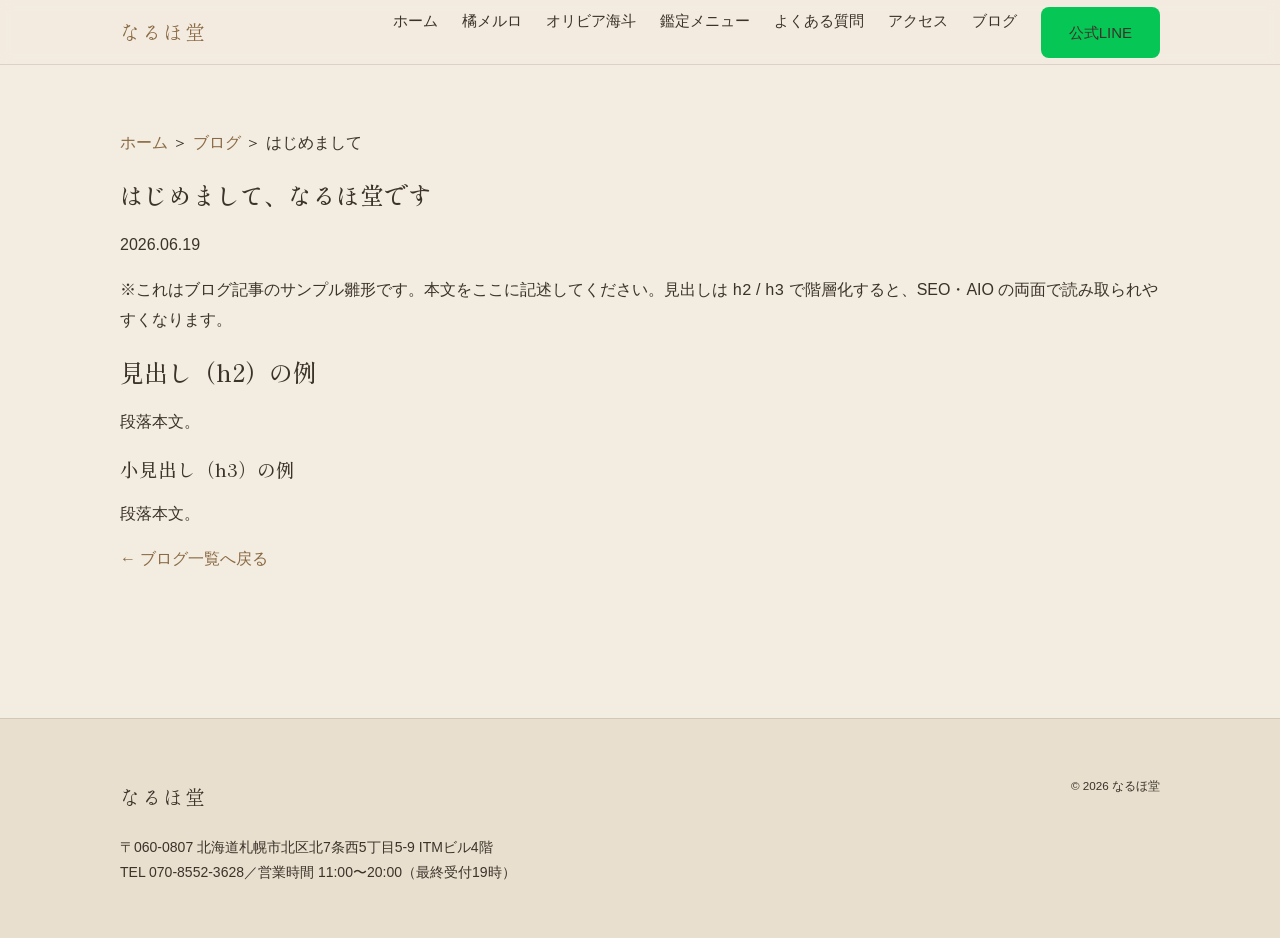
<file: blog/2026/0619_1.html>
<!DOCTYPE html>
<html lang="ja">
<head>
<meta charset="UTF-8">
<meta name="viewport" content="width=device-width, initial-scale=1.0">
<title>はじめまして、なるほ堂です｜なるほ堂ブログ</title>
<meta name="description" content="（サンプル記事）なるほ堂ブログの雛形です。記事の概要・導入をこの description に記述してください。120文字前後が目安です。">
<link rel="canonical" href="https://www.hoshiyomidou.jp/blog/2026/0619_1.html">
<meta name="robots" content="index, follow, max-image-preview:large">
<meta name="theme-color" content="#b08d62">

<meta property="og:type" content="article">
<meta property="og:site_name" content="なるほ堂">
<meta property="og:title" content="はじめまして、なるほ堂です">
<meta property="og:description" content="（サンプル記事）なるほ堂ブログの雛形です。">
<meta property="og:url" content="https://www.hoshiyomidou.jp/blog/2026/0619_1.html">
<meta property="og:image" content="https://www.hoshiyomidou.jp/assets/images/hero-bg.jpg">
<meta property="og:locale" content="ja_JP">
<meta property="article:published_time" content="2026-06-19">
<meta name="twitter:card" content="summary_large_image">

<link rel="icon" href="/favicon.ico">
<link rel="preconnect" href="https://fonts.googleapis.com">
<link rel="preconnect" href="https://fonts.gstatic.com" crossorigin>
<link rel="stylesheet" href="https://fonts.googleapis.com/css2?family=Shippori+Mincho:wght@500;600&display=swap">
<link rel="stylesheet" href="/assets/css/style.css">

<script type="application/ld+json">
{
  "@context": "https://schema.org",
  "@type": "BlogPosting",
  "headline": "はじめまして、なるほ堂です",
  "description": "（サンプル記事）なるほ堂ブログの雛形です。",
  "datePublished": "2026-06-19",
  "dateModified": "2026-06-19",
  "image": "https://www.hoshiyomidou.jp/assets/images/hero-bg.jpg",
  "author": { "@type": "Organization", "name": "なるほ堂" },
  "publisher": { "@type": "Organization", "name": "なるほ堂", "@id": "https://www.hoshiyomidou.jp/#business" },
  "mainEntityOfPage": { "@type": "WebPage", "@id": "https://www.hoshiyomidou.jp/blog/2026/0619_1.html" }
}
</script>
<script type="application/ld+json">
{
  "@context": "https://schema.org",
  "@type": "BreadcrumbList",
  "itemListElement": [
    { "@type": "ListItem", "position": 1, "name": "ホーム", "item": "https://www.hoshiyomidou.jp/" },
    { "@type": "ListItem", "position": 2, "name": "ブログ", "item": "https://www.hoshiyomidou.jp/blog/" },
    { "@type": "ListItem", "position": 3, "name": "はじめまして、なるほ堂です", "item": "https://www.hoshiyomidou.jp/blog/2026/0619_1.html" }
  ]
}
</script>
</head>
<body>

<header class="site-header">
  <div class="container">
    <a class="brand" href="/">なるほ堂</a>
    <button class="nav-toggle" aria-label="メニューを開く" aria-expanded="false" aria-controls="global-nav">≡</button>
    <nav class="global-nav" id="global-nav" aria-label="メインナビゲーション">
      <ul>
        <li><a href="/">ホーム</a></li>
        <li><a href="/profile-meruro.html">橘メルロ</a></li>
        <li><a href="/profile-olivia.html">オリビア海斗</a></li>
        <li><a href="/menu.html">鑑定メニュー</a></li>
        <li><a href="/faq.html">よくある質問</a></li>
        <li><a href="/access.html">アクセス</a></li>
        <li><a href="/blog/">ブログ</a></li>
        <li><a class="btn btn--line" href="#" rel="noopener">公式LINE</a></li>
      </ul>
    </nav>
  </div>
</header>

<main class="container section">
  <nav aria-label="パンくず"><a href="/">ホーム</a> ＞ <a href="/blog/">ブログ</a> ＞ はじめまして</nav>

  <article>
    <header>
      <h1>はじめまして、なるほ堂です</h1>
      <p><time datetime="2026-06-19">2026.06.19</time></p>
    </header>

    <p>※これはブログ記事のサンプル雛形です。本文をここに記述してください。見出しは <code>h2</code> / <code>h3</code> で階層化すると、SEO・AIO の両面で読み取られやすくなります。</p>

    <h2>見出し（h2）の例</h2>
    <p>段落本文。</p>

    <h3>小見出し（h3）の例</h3>
    <p>段落本文。</p>

    <p><a href="/blog/">← ブログ一覧へ戻る</a></p>
  </article>
</main>

<footer class="site-footer">
  <div class="container">
    <div>
      <p class="brand">なるほ堂</p>
      <p>〒060-0807 北海道札幌市北区北7条西5丁目5-9 ITMビル4階<br>TEL 070-8552-3628／営業時間 11:00〜20:00（最終受付19時）</p>
    </div>
    <p><small>&copy; <span data-current-year>2026</span> なるほ堂</small></p>
  </div>
</footer>

<script src="/assets/js/main.js" defer></script>
</body>
</html>
</file>
<file: assets/css/style.css>
@charset "utf-8";
/* =====================================================================
   なるほ堂 - style.css (skeleton)
   ※ 配色変数と最小限のレイアウト骨格のみ。詳細デザインはここに追記。
   ===================================================================== */

/* ---- アースカラー・パレット（参考サイトに合わせて後で調整可） ---- */
:root {
  --color-bg:        #f3ece0; /* 背景：温かいオフホワイト */
  --color-surface:   #e9dfcf; /* 面：サンド */
  --color-ink:       #3b3329; /* 本文：濃いブラウン */
  --color-ink-soft:  #6f6353; /* 補助テキスト */
  --color-accent:    #b08d62; /* アクセント：ブロンズ */
  --color-accent-dk: #8a6a44; /* アクセント（濃） */
  --color-line:      #06c755; /* LINEグリーン */
  --color-border:    rgba(120, 90, 60, 0.18);

  --font-serif: "Shippori Mincho", "Hiragino Mincho ProN", "Yu Mincho", serif;
  --font-sans:  "Helvetica Neue", "Hiragino Kaku Gothic ProN", "Yu Gothic", "Meiryo", sans-serif;

  --maxw: 1080px;
  --radius: 8px;
}

/* ---- リセット（最小限） ---- */
*, *::before, *::after { box-sizing: border-box; }
html { scroll-behavior: smooth; -webkit-text-size-adjust: 100%; }
body {
  margin: 0;
  font-family: var(--font-sans);
  color: var(--color-ink);
  background: var(--color-bg);
  line-height: 1.8;
  font-size: 16px;
}
img, svg { max-width: 100%; height: auto; display: block; }
a { color: var(--color-accent-dk); text-decoration: none; }
a:hover { text-decoration: underline; }
h1, h2, h3 { font-family: var(--font-serif); font-weight: 500; line-height: 1.4; }

/* ---- レイアウト・ヘルパ ---- */
.container { width: 100%; max-width: var(--maxw); margin-inline: auto; padding-inline: 20px; }
.section { padding-block: 64px; }
.visually-hidden {
  position: absolute; width: 1px; height: 1px; padding: 0; margin: -1px;
  overflow: hidden; clip: rect(0 0 0 0); white-space: nowrap; border: 0;
}

/* ---- ヘッダー / ナビ（骨格） ---- */
.site-header {
  position: sticky; top: 0; z-index: 50;
  background: rgba(243, 236, 224, 0.9); backdrop-filter: blur(6px);
  border-bottom: 1px solid var(--color-border);
}
.site-header .container { display: flex; align-items: center; justify-content: space-between; min-height: 64px; }
.brand { font-family: var(--font-serif); font-size: 20px; letter-spacing: 0.08em; }
.global-nav ul { display: flex; gap: 24px; list-style: none; margin: 0; padding: 0; }
.global-nav a { color: var(--color-ink); font-size: 15px; }
.nav-toggle { display: none; background: none; border: 0; font-size: 24px; cursor: pointer; }

/* ---- ヒーロー（骨格のみ：鏡の演出はJS/CSSで追記） ---- */
.hero { position: relative; min-height: 70vh; display: grid; place-items: center; }
.hero__mirror { /* ← 鏡のインタラクション要素をここに実装 */ }
.hero__copy { text-align: center; max-width: 40ch; }
.hero__copy h1 { font-size: clamp(28px, 5vw, 44px); }

/* ---- ボタン ---- */
.btn {
  display: inline-block; padding: 12px 28px; border-radius: var(--radius);
  background: var(--color-accent); color: #fff; font-size: 15px;
}
.btn:hover { background: var(--color-accent-dk); text-decoration: none; }
.btn--line { background: var(--color-line); }

/* ---- カード / プロフィール（骨格） ---- */
.card { background: var(--color-surface); border: 1px solid var(--color-border); border-radius: var(--radius); padding: 24px; }
.lead { color: var(--color-ink-soft); }

/* ---- フッター ---- */
.site-footer { background: var(--color-surface); border-top: 1px solid var(--color-border); padding-block: 40px; margin-top: 64px; }
.site-footer .container { display: flex; flex-wrap: wrap; gap: 24px; justify-content: space-between; font-size: 14px; }

/* ---- レスポンシブ（骨格） ---- */
@media (max-width: 768px) {
  .global-nav { position: fixed; inset: 64px 0 auto 0; background: var(--color-bg); border-bottom: 1px solid var(--color-border); transform: translateY(-120%); transition: transform .3s; }
  .global-nav[data-open="true"] { transform: translateY(0); }
  .global-nav ul { flex-direction: column; gap: 0; padding: 8px 20px 16px; }
  .global-nav li { border-bottom: 1px solid var(--color-border); }
  .global-nav a { display: block; padding: 14px 0; }
  .nav-toggle { display: block; }
}
</file>
